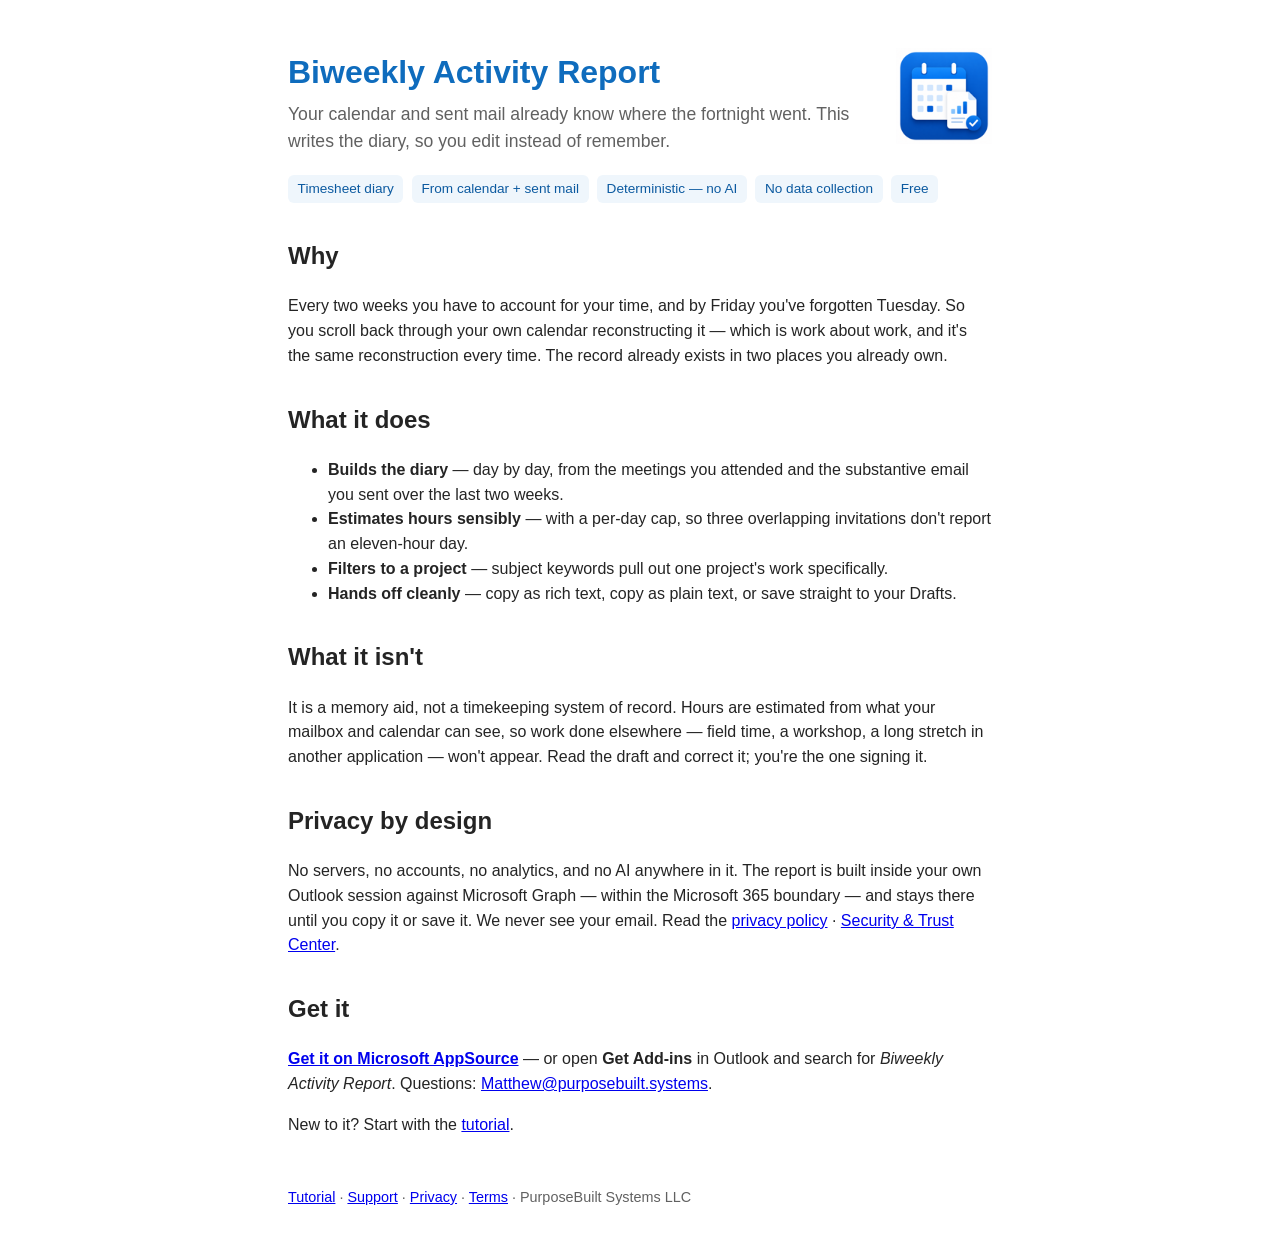
<file: index.html>
<!DOCTYPE html>
<html lang="en">
<head>
  <meta charset="UTF-8" />
  <meta name="viewport" content="width=device-width, initial-scale=1.0" />
  <title>Biweekly Activity Report — your timesheet diary, already written</title>
  <meta name="description" content="Outlook add-in that builds a timesheet diary from your meetings and sent email, so the biweekly report starts as a draft instead of a blank box. No data collection." />
  <style>
    body { font-family: -apple-system, Segoe UI, sans-serif; margin: 3rem auto; max-width: 44rem; padding: 0 1rem; color: #242424; line-height: 1.55; }
    h1 { color: #0f6cbd; margin-bottom: 0.2rem; }
    h2 { margin-top: 2rem; }
    .tagline { color: #616161; font-size: 1.1rem; margin-top: 0; }
    .badge { display: inline-block; background: #eff6fc; color: #0c5aa0; border-radius: 6px; padding: 0.2rem 0.6rem; font-size: 0.85rem; margin: 0.15rem 0.25rem 0.15rem 0; }
    img.icon { width: 96px; height: 96px; float: right; margin: 0 0 1rem 1rem; }
    footer { margin-top: 3rem; color: #616161; font-size: 0.9rem; }
  </style>
</head>
<body>
  <img class="icon" src="assets/icon-128.png" alt="Biweekly Activity Report icon" />
  <h1>Biweekly Activity Report</h1>
  <p class="tagline">Your calendar and sent mail already know where the fortnight went. This
     writes the diary, so you edit instead of remember.</p>

  <p>
    <span class="badge">Timesheet diary</span>
    <span class="badge">From calendar + sent mail</span>
    <span class="badge">Deterministic — no AI</span>
    <span class="badge">No data collection</span>
    <span class="badge">Free</span>
  </p>

  <h2>Why</h2>
  <p>Every two weeks you have to account for your time, and by Friday you've forgotten Tuesday.
     So you scroll back through your own calendar reconstructing it — which is work about work,
     and it's the same reconstruction every time. The record already exists in two places you
     already own.</p>

  <h2>What it does</h2>
  <ul>
    <li><strong>Builds the diary</strong> — day by day, from the meetings you attended and the
        substantive email you sent over the last two weeks.</li>
    <li><strong>Estimates hours sensibly</strong> — with a per-day cap, so three overlapping
        invitations don't report an eleven-hour day.</li>
    <li><strong>Filters to a project</strong> — subject keywords pull out one project's work
        specifically.</li>
    <li><strong>Hands off cleanly</strong> — copy as rich text, copy as plain text, or save
        straight to your Drafts.</li>
  </ul>

  <h2>What it isn't</h2>
  <p>It is a memory aid, not a timekeeping system of record. Hours are estimated from what your
     mailbox and calendar can see, so work done elsewhere — field time, a workshop, a long
     stretch in another application — won't appear. Read the draft and correct it; you're the one
     signing it.</p>

  <h2>Privacy by design</h2>
  <p>No servers, no accounts, no analytics, and no AI anywhere in it. The report is built inside
     your own Outlook session against Microsoft Graph — within the Microsoft 365 boundary — and
     stays there until you copy it or save it. We never see your email.
     Read the <a href="privacy-policy.html">privacy policy</a> ·
    <a href="https://purposebuiltsystems.github.io/trust.html">Security &amp; Trust Center</a>.</p>

  <h2>Get it</h2>
  <p><a href="https://marketplace.microsoft.com/en-us/product/WA200011384"><strong>Get it on Microsoft AppSource</strong></a> — or open
     <strong>Get Add-ins</strong> in Outlook and search for <em>Biweekly Activity Report</em>.
     Questions: <a href="mailto:Matthew@purposebuilt.systems">Matthew@purposebuilt.systems</a>.</p>
  <p>New to it? Start with the <a href="tutorials.html">tutorial</a>.</p>

  <footer>
    <a href="tutorials.html">Tutorial</a> · <a href="support.html">Support</a> ·
    <a href="privacy-policy.html">Privacy</a> · <a href="terms.html">Terms</a> ·
    PurposeBuilt Systems LLC
  </footer>
</body>
</html>
</file>
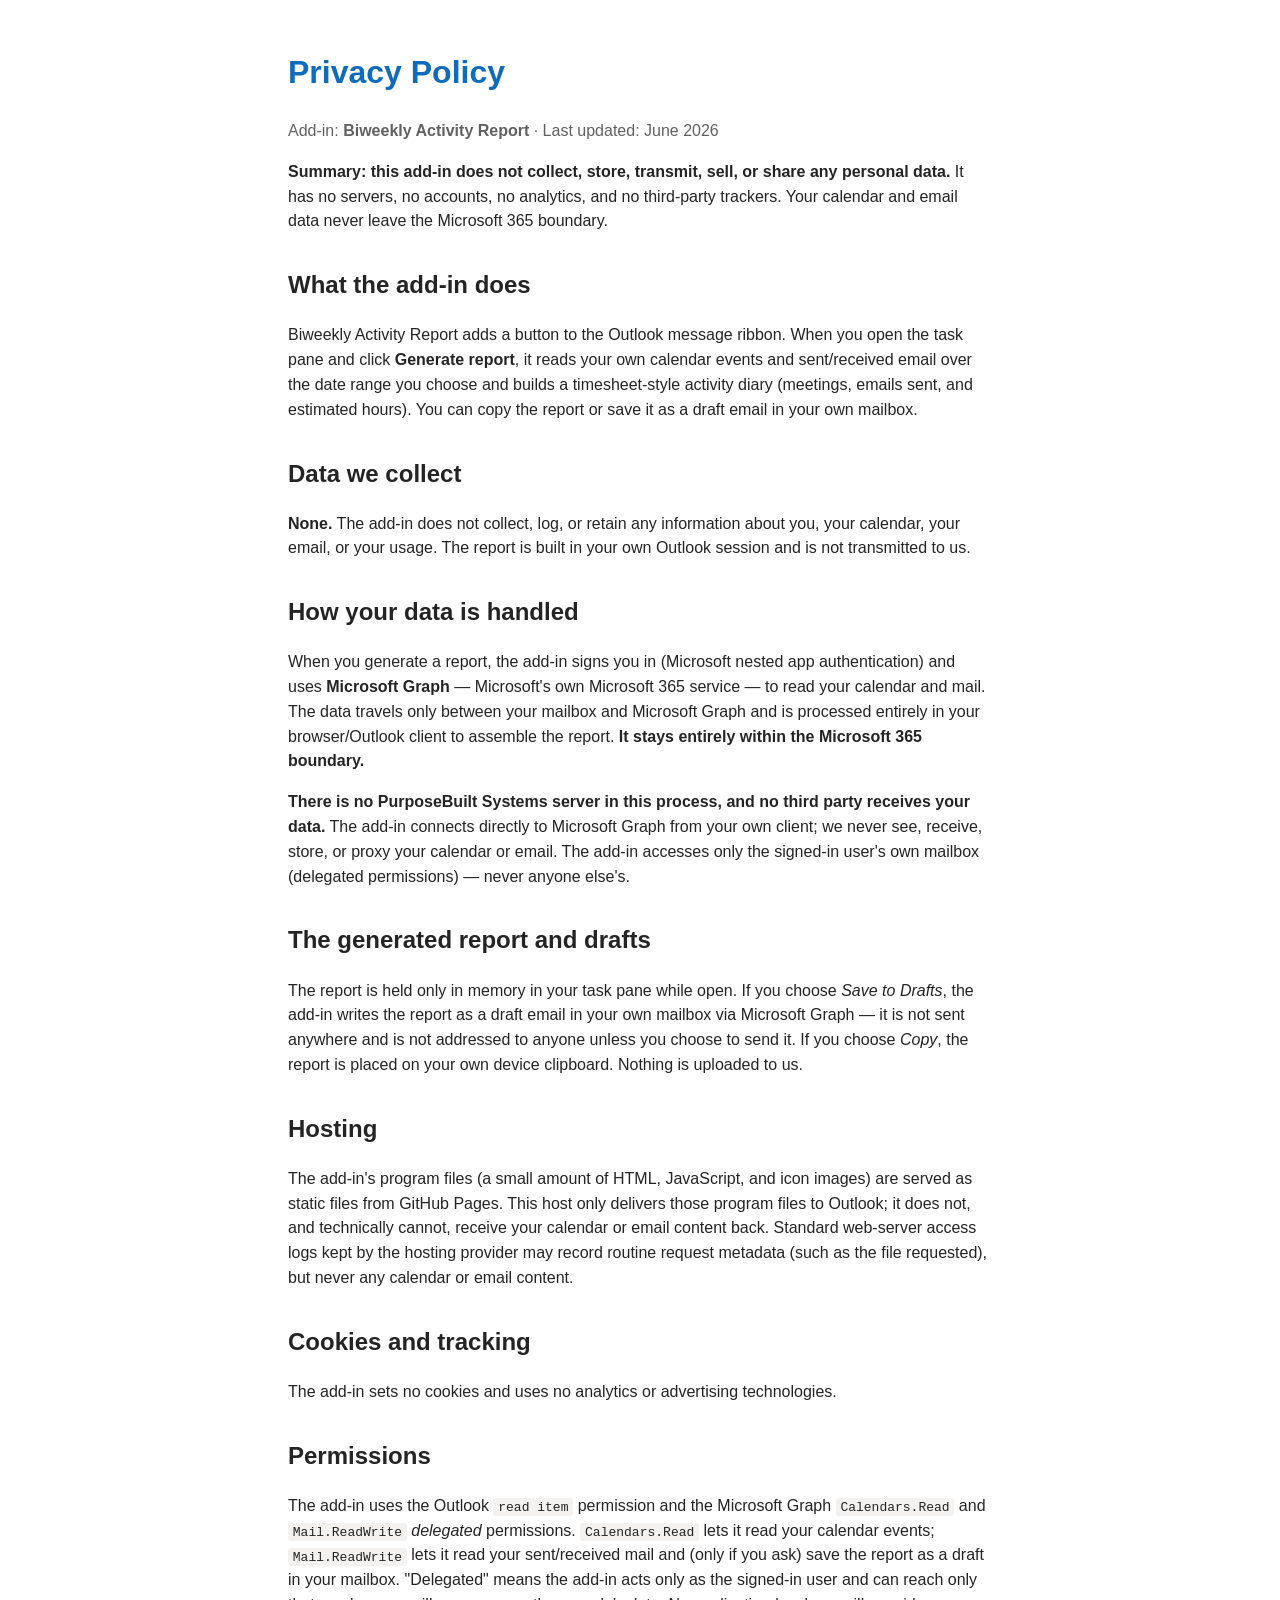
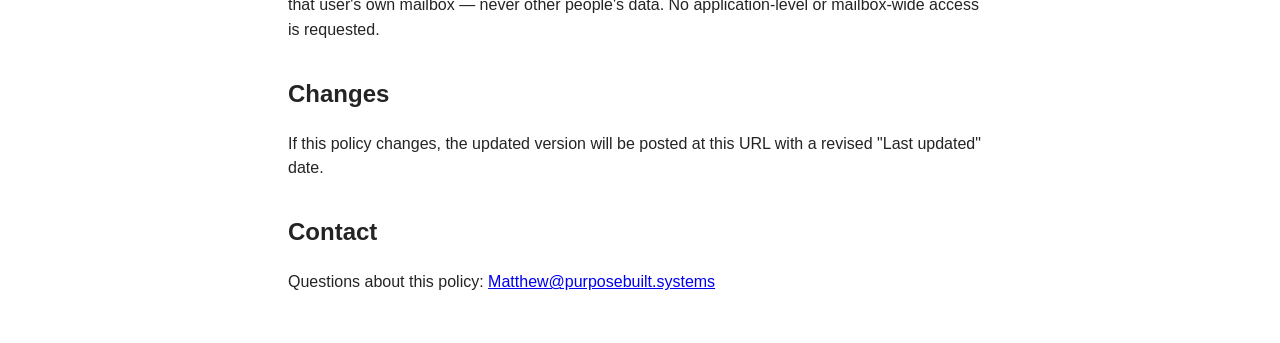
<file: privacy-policy.html>
<!DOCTYPE html>
<html lang="en">
<head>
  <meta charset="UTF-8" />
  <meta name="viewport" content="width=device-width, initial-scale=1.0" />
  <title>Privacy Policy — Biweekly Activity Report</title>
  <style>
    body { font-family: -apple-system, Segoe UI, sans-serif; margin: 3rem auto; max-width: 44rem; padding: 0 1rem; color: #242424; line-height: 1.55; }
    h1 { color: #0f6cbd; }
    h2 { margin-top: 2rem; }
    code { background: #f3f2f1; padding: 0.1rem 0.3rem; border-radius: 3px; }
    .muted { color: #616161; }
  </style>
</head>
<body>
  <h1>Privacy Policy</h1>
  <p class="muted">Add-in: <strong>Biweekly Activity Report</strong> · Last updated: June 2026</p>

  <p><strong>Summary: this add-in does not collect, store, transmit, sell, or share
     any personal data.</strong> It has no servers, no accounts, no analytics, and
     no third-party trackers. Your calendar and email data never leave the Microsoft
     365 boundary.</p>

  <h2>What the add-in does</h2>
  <p>Biweekly Activity Report adds a button to the Outlook message ribbon. When you
     open the task pane and click <strong>Generate report</strong>, it reads your own
     calendar events and sent/received email over the date range you choose and
     builds a timesheet-style activity diary (meetings, emails sent, and estimated
     hours). You can copy the report or save it as a draft email in your own mailbox.</p>

  <h2>Data we collect</h2>
  <p><strong>None.</strong> The add-in does not collect, log, or retain any
     information about you, your calendar, your email, or your usage. The report is
     built in your own Outlook session and is not transmitted to us.</p>

  <h2>How your data is handled</h2>
  <p>When you generate a report, the add-in signs you in (Microsoft nested app
     authentication) and uses <strong>Microsoft Graph</strong> — Microsoft's own
     Microsoft 365 service — to read your calendar and mail. The data travels only
     between your mailbox and Microsoft Graph and is processed entirely in your
     browser/Outlook client to assemble the report. <strong>It stays entirely within
     the Microsoft 365 boundary.</strong></p>
  <p><strong>There is no PurposeBuilt Systems server in this process, and no third
     party receives your data.</strong> The add-in connects directly to Microsoft
     Graph from your own client; we never see, receive, store, or proxy your calendar
     or email. The add-in accesses only the signed-in user's own mailbox (delegated
     permissions) — never anyone else's.</p>

  <h2>The generated report and drafts</h2>
  <p>The report is held only in memory in your task pane while open. If you choose
     <em>Save to Drafts</em>, the add-in writes the report as a draft email in your
     own mailbox via Microsoft Graph — it is not sent anywhere and is not addressed
     to anyone unless you choose to send it. If you choose <em>Copy</em>, the report
     is placed on your own device clipboard. Nothing is uploaded to us.</p>

  <h2>Hosting</h2>
  <p>The add-in's program files (a small amount of HTML, JavaScript, and icon
     images) are served as static files from GitHub Pages. This host only delivers
     those program files to Outlook; it does not, and technically cannot, receive
     your calendar or email content back. Standard web-server access logs kept by the
     hosting provider may record routine request metadata (such as the file
     requested), but never any calendar or email content.</p>

  <h2>Cookies and tracking</h2>
  <p>The add-in sets no cookies and uses no analytics or advertising technologies.</p>

  <h2>Permissions</h2>
  <p>The add-in uses the Outlook <code>read item</code> permission and the Microsoft
     Graph <code>Calendars.Read</code> and <code>Mail.ReadWrite</code>
     <em>delegated</em> permissions. <code>Calendars.Read</code> lets it read your
     calendar events; <code>Mail.ReadWrite</code> lets it read your sent/received
     mail and (only if you ask) save the report as a draft in your mailbox.
     "Delegated" means the add-in acts only as the signed-in user and can reach only
     that user's own mailbox — never other people's data. No application-level or
     mailbox-wide access is requested.</p>

  <h2>Changes</h2>
  <p>If this policy changes, the updated version will be posted at this URL with a
     revised "Last updated" date.</p>

  <h2>Contact</h2>
  <p>Questions about this policy: <a href="mailto:Matthew@purposebuilt.systems">Matthew@purposebuilt.systems</a></p>
</body>
</html>
</file>
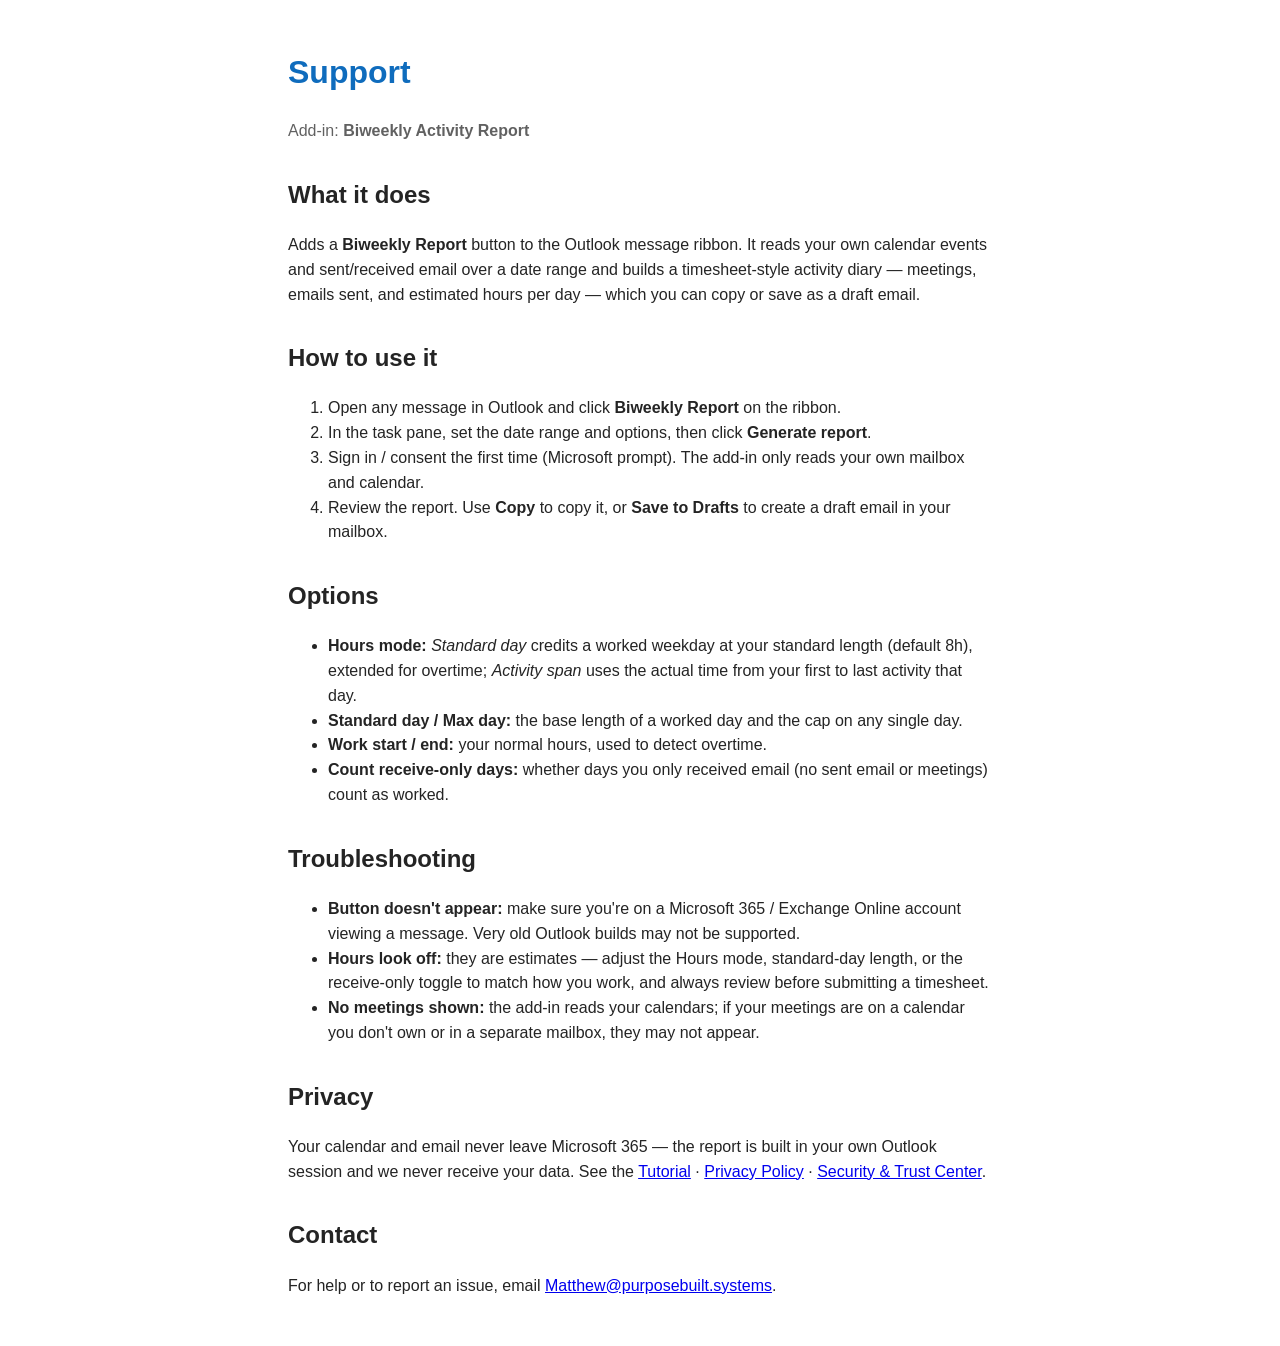
<file: support.html>
<!DOCTYPE html>
<html lang="en">
<head>
  <meta charset="UTF-8" />
  <meta name="viewport" content="width=device-width, initial-scale=1.0" />
  <title>Support — Biweekly Activity Report</title>
  <style>
    body { font-family: -apple-system, Segoe UI, sans-serif; margin: 3rem auto; max-width: 44rem; padding: 0 1rem; color: #242424; line-height: 1.55; }
    h1 { color: #0f6cbd; }
    h2 { margin-top: 2rem; }
    code { background: #f3f2f1; padding: 0.1rem 0.3rem; border-radius: 3px; }
    .muted { color: #616161; }
  </style>
</head>
<body>
  <h1>Support</h1>
  <p class="muted">Add-in: <strong>Biweekly Activity Report</strong></p>

  <h2>What it does</h2>
  <p>Adds a <strong>Biweekly Report</strong> button to the Outlook message ribbon.
     It reads your own calendar events and sent/received email over a date range and
     builds a timesheet-style activity diary — meetings, emails sent, and estimated
     hours per day — which you can copy or save as a draft email.</p>

  <h2>How to use it</h2>
  <ol>
    <li>Open any message in Outlook and click <strong>Biweekly Report</strong> on the ribbon.</li>
    <li>In the task pane, set the date range and options, then click <strong>Generate report</strong>.</li>
    <li>Sign in / consent the first time (Microsoft prompt). The add-in only reads your own mailbox and calendar.</li>
    <li>Review the report. Use <strong>Copy</strong> to copy it, or <strong>Save to Drafts</strong> to create a draft email in your mailbox.</li>
  </ol>

  <h2>Options</h2>
  <ul>
    <li><strong>Hours mode:</strong> <em>Standard day</em> credits a worked weekday at
        your standard length (default 8h), extended for overtime; <em>Activity span</em>
        uses the actual time from your first to last activity that day.</li>
    <li><strong>Standard day / Max day:</strong> the base length of a worked day and the
        cap on any single day.</li>
    <li><strong>Work start / end:</strong> your normal hours, used to detect overtime.</li>
    <li><strong>Count receive-only days:</strong> whether days you only received email
        (no sent email or meetings) count as worked.</li>
  </ul>

  <h2>Troubleshooting</h2>
  <ul>
    <li><strong>Button doesn't appear:</strong> make sure you're on a Microsoft 365 /
        Exchange Online account viewing a message. Very old Outlook builds may not be supported.</li>
    <li><strong>Hours look off:</strong> they are estimates — adjust the Hours mode,
        standard-day length, or the receive-only toggle to match how you work, and
        always review before submitting a timesheet.</li>
    <li><strong>No meetings shown:</strong> the add-in reads your calendars; if your
        meetings are on a calendar you don't own or in a separate mailbox, they may
        not appear.</li>
  </ul>

  <h2>Privacy</h2>
  <p>Your calendar and email never leave Microsoft 365 — the report is built in your
     own Outlook session and we never receive your data. See the
     <a href="tutorials.html">Tutorial</a> ·
    <a href="privacy-policy.html">Privacy Policy</a> ·
    <a href="https://purposebuiltsystems.github.io/trust.html">Security &amp; Trust Center</a>.</p>

  <h2>Contact</h2>
  <p>For help or to report an issue, email
     <a href="mailto:Matthew@purposebuilt.systems">Matthew@purposebuilt.systems</a>.</p>
</body>
</html>
</file>
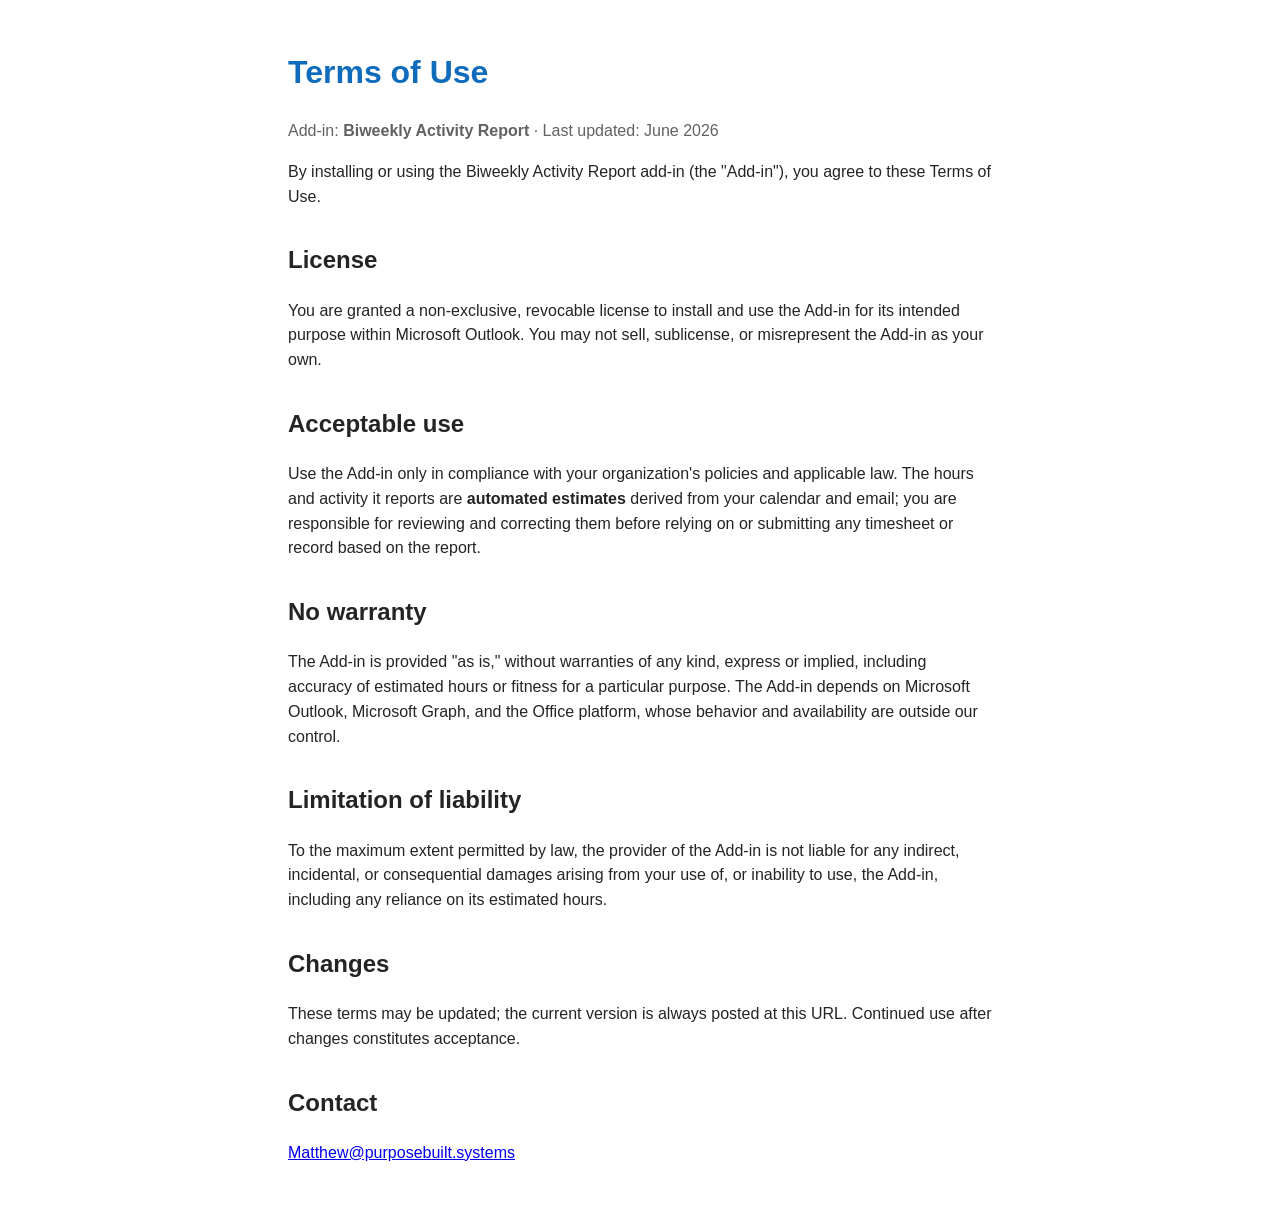
<file: terms.html>
<!DOCTYPE html>
<html lang="en">
<head>
  <meta charset="UTF-8" />
  <meta name="viewport" content="width=device-width, initial-scale=1.0" />
  <title>Terms of Use — Biweekly Activity Report</title>
  <style>
    body { font-family: -apple-system, Segoe UI, sans-serif; margin: 3rem auto; max-width: 44rem; padding: 0 1rem; color: #242424; line-height: 1.55; }
    h1 { color: #0f6cbd; }
    h2 { margin-top: 2rem; }
    .muted { color: #616161; }
  </style>
</head>
<body>
  <h1>Terms of Use</h1>
  <p class="muted">Add-in: <strong>Biweekly Activity Report</strong> · Last updated: June 2026</p>

  <p>By installing or using the Biweekly Activity Report add-in (the "Add-in"),
     you agree to these Terms of Use.</p>

  <h2>License</h2>
  <p>You are granted a non-exclusive, revocable license to install and use the
     Add-in for its intended purpose within Microsoft Outlook. You may not sell,
     sublicense, or misrepresent the Add-in as your own.</p>

  <h2>Acceptable use</h2>
  <p>Use the Add-in only in compliance with your organization's policies and
     applicable law. The hours and activity it reports are <strong>automated
     estimates</strong> derived from your calendar and email; you are responsible
     for reviewing and correcting them before relying on or submitting any timesheet
     or record based on the report.</p>

  <h2>No warranty</h2>
  <p>The Add-in is provided "as is," without warranties of any kind, express or
     implied, including accuracy of estimated hours or fitness for a particular
     purpose. The Add-in depends on Microsoft Outlook, Microsoft Graph, and the
     Office platform, whose behavior and availability are outside our control.</p>

  <h2>Limitation of liability</h2>
  <p>To the maximum extent permitted by law, the provider of the Add-in is not
     liable for any indirect, incidental, or consequential damages arising from
     your use of, or inability to use, the Add-in, including any reliance on its
     estimated hours.</p>

  <h2>Changes</h2>
  <p>These terms may be updated; the current version is always posted at this URL.
     Continued use after changes constitutes acceptance.</p>

  <h2>Contact</h2>
  <p><a href="mailto:Matthew@purposebuilt.systems">Matthew@purposebuilt.systems</a></p>
</body>
</html>
</file>
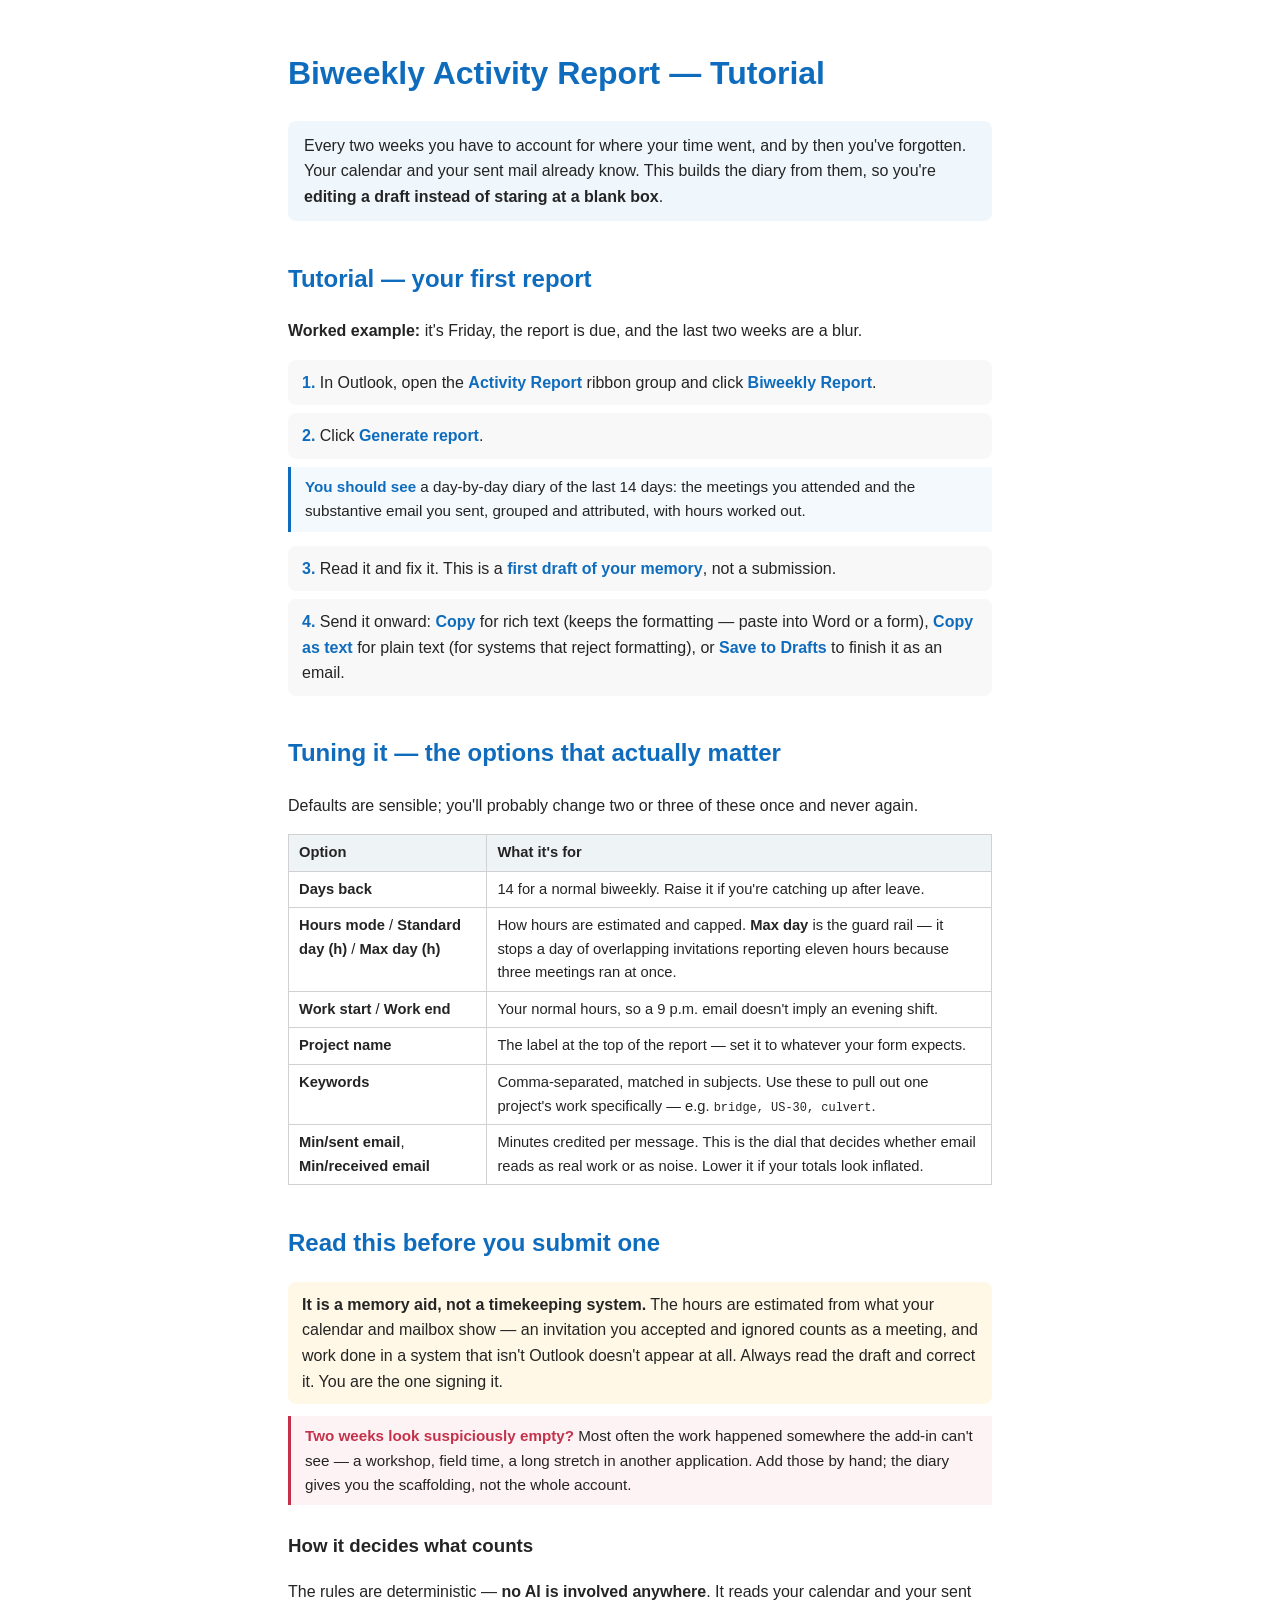
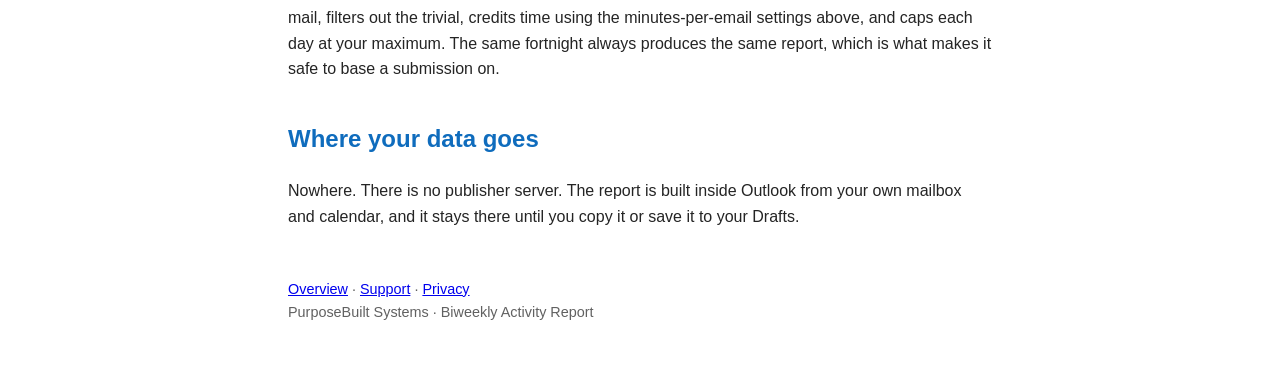
<file: tutorials.html>
<!DOCTYPE html>
<html lang="en">
<head>
  <meta charset="UTF-8" />
  <meta name="viewport" content="width=device-width, initial-scale=1.0" />
  <title>Tutorial — Biweekly Activity Report</title>
  <style>
    body { font-family: -apple-system, Segoe UI, sans-serif; margin: 3rem auto; max-width: 44rem; padding: 0 1rem; color: #242424; line-height: 1.6; }
    h1 { color: #0f6cbd; } h2 { color: #0f6cbd; margin-top: 2.4rem; } h3 { margin-top: 1.6rem; }
    .step { background: #f8f8f8; border-radius: 8px; padding: 10px 14px; margin: 8px 0; }
    .step b { color: #0f6cbd; }
    .note { background: #fff8e6; border-radius: 8px; padding: 10px 14px; margin: 12px 0; }
    .lede { background: #eff6fc; border-radius: 8px; padding: 12px 16px; }
    .see { border-left: 3px solid #0f6cbd; background: #f4f9fd; padding: 8px 14px; margin: 8px 0 14px; font-size: .95em; }
    .see b { color: #0f6cbd; }
    .wrong { border-left: 3px solid #c4314b; background: #fdf3f4; padding: 8px 14px; margin: 8px 0 14px; font-size: .95em; }
    .wrong b { color: #c4314b; }
    table { border-collapse: collapse; width: 100%; margin: 12px 0; font-size: .92em; }
    th, td { border: 1px solid #d1d1d1; padding: 6px 10px; text-align: left; vertical-align: top; }
    th { background: #eef4f6; }
    footer { margin-top: 3rem; color: #616161; font-size: .9em; }
    @media print { body { margin: 0.5in; } }
  </style>
</head>
<body>
  <h1>Biweekly Activity Report — Tutorial</h1>
  <p class="lede">Every two weeks you have to account for where your time went, and by then
     you've forgotten. Your calendar and your sent mail already know. This builds the diary from
     them, so you're <b>editing a draft instead of staring at a blank box</b>.</p>

  <h2>Tutorial — your first report</h2>
  <p><b>Worked example:</b> it's Friday, the report is due, and the last two weeks are a blur.</p>

  <div class="step"><b>1.</b> In Outlook, open the <b>Activity Report</b> ribbon group and click
     <b>Biweekly Report</b>.</div>
  <div class="step"><b>2.</b> Click <b>Generate report</b>.</div>
  <div class="see"><b>You should see</b> a day-by-day diary of the last 14 days: the meetings you
     attended and the substantive email you sent, grouped and attributed, with hours worked out.</div>
  <div class="step"><b>3.</b> Read it and fix it. This is a <b>first draft of your memory</b>,
     not a submission.</div>
  <div class="step"><b>4.</b> Send it onward: <b>Copy</b> for rich text (keeps the formatting —
     paste into Word or a form), <b>Copy as text</b> for plain text (for systems that reject
     formatting), or <b>Save to Drafts</b> to finish it as an email.</div>

  <h2>Tuning it — the options that actually matter</h2>
  <p>Defaults are sensible; you'll probably change two or three of these once and never again.</p>
  <table>
    <tr><th>Option</th><th>What it's for</th></tr>
    <tr><td><b>Days back</b></td><td>14 for a normal biweekly. Raise it if you're catching up after leave.</td></tr>
    <tr><td><b>Hours mode</b> / <b>Standard day (h)</b> / <b>Max day (h)</b></td>
        <td>How hours are estimated and capped. <b>Max day</b> is the guard rail — it stops a day
            of overlapping invitations reporting eleven hours because three meetings ran at once.</td></tr>
    <tr><td><b>Work start</b> / <b>Work end</b></td>
        <td>Your normal hours, so a 9 p.m. email doesn't imply an evening shift.</td></tr>
    <tr><td><b>Project name</b></td><td>The label at the top of the report — set it to whatever your form expects.</td></tr>
    <tr><td><b>Keywords</b></td>
        <td>Comma-separated, matched in subjects. Use these to pull out one project's work
            specifically — e.g. <code>bridge, US-30, culvert</code>.</td></tr>
    <tr><td><b>Min/sent email</b>, <b>Min/received email</b></td>
        <td>Minutes credited per message. This is the dial that decides whether email reads as
            real work or as noise. Lower it if your totals look inflated.</td></tr>
  </table>

  <h2>Read this before you submit one</h2>
  <div class="note"><b>It is a memory aid, not a timekeeping system.</b> The hours are estimated
     from what your calendar and mailbox show — an invitation you accepted and ignored counts as
     a meeting, and work done in a system that isn't Outlook doesn't appear at all. Always read
     the draft and correct it. You are the one signing it.</div>
  <div class="wrong"><b>Two weeks look suspiciously empty?</b> Most often the work happened
     somewhere the add-in can't see — a workshop, field time, a long stretch in another
     application. Add those by hand; the diary gives you the scaffolding, not the whole account.</div>

  <h3>How it decides what counts</h3>
  <p>The rules are deterministic — <b>no AI is involved anywhere</b>. It reads your calendar and
     your sent mail, filters out the trivial, credits time using the minutes-per-email settings
     above, and caps each day at your maximum. The same fortnight always produces the same report,
     which is what makes it safe to base a submission on.</p>

  <h2>Where your data goes</h2>
  <p>Nowhere. There is no publisher server. The report is built inside Outlook from your own
     mailbox and calendar, and it stays there until you copy it or save it to your Drafts.</p>

  <footer>
    <a href="index.html">Overview</a> ·
    <a href="support.html">Support</a> ·
    <a href="privacy-policy.html">Privacy</a><br />
    PurposeBuilt Systems · Biweekly Activity Report
  </footer>
</body>
</html>
</file>
